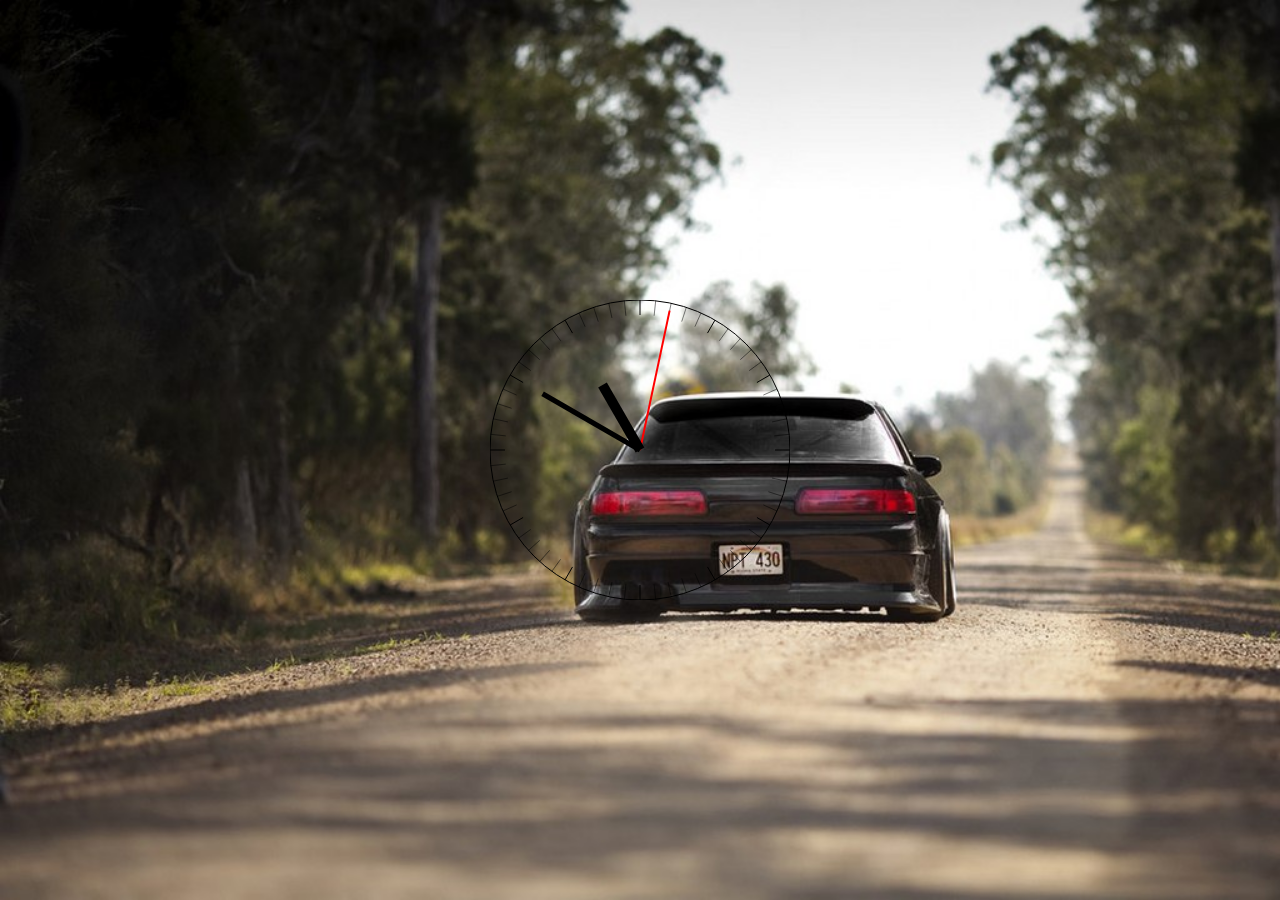
<file: index.html>
<!DOCTYPE html>
<html>
    <head>
        <meta charset="utf-8" />
        <title>clock</title>
        <link rel="stylesheet" href="style.css" />
    </head>
    <body >
        <canvas id="sandbox" width="300" height="300"></canvas>
        <script src="script.js"></script>
    </body>
</html>
</file>
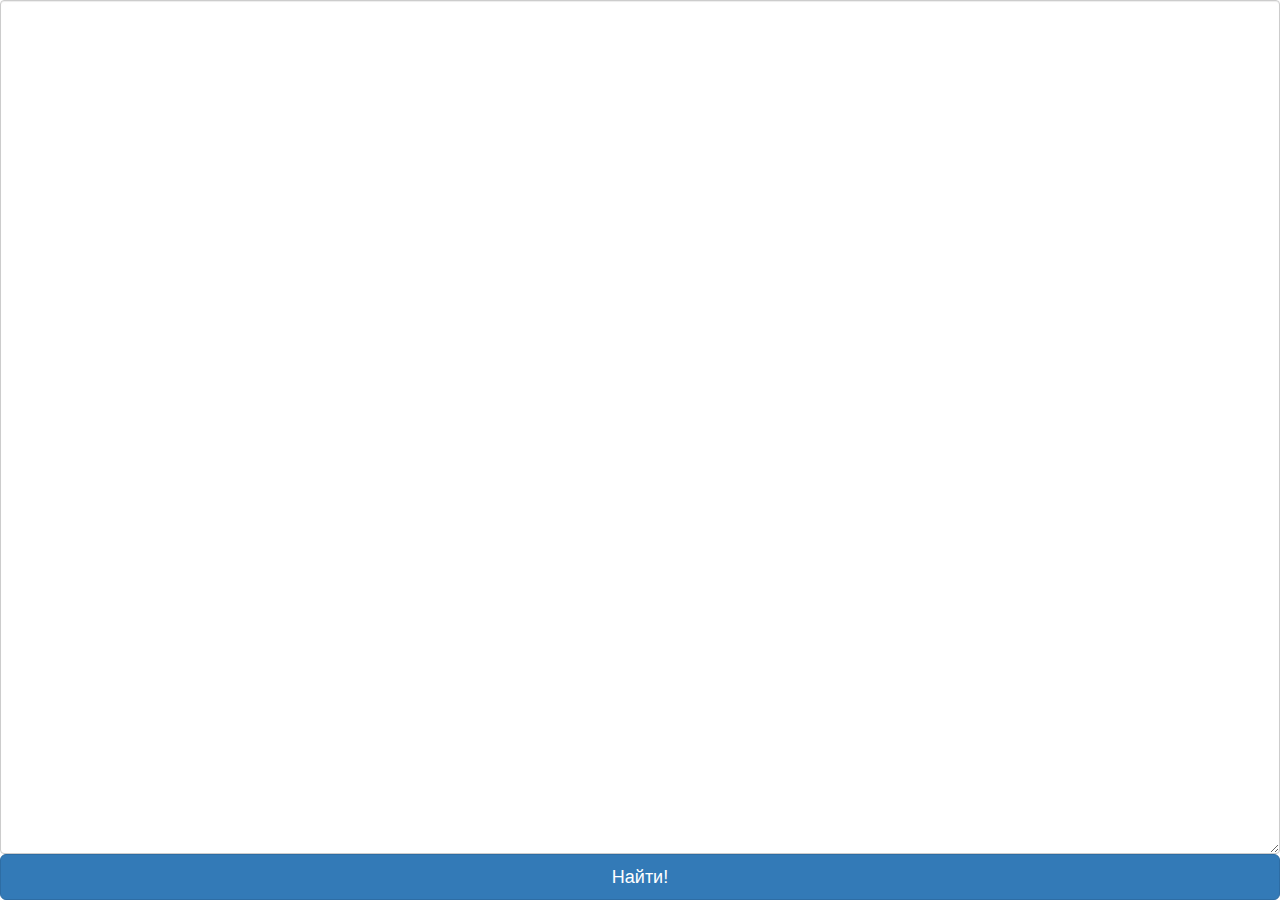
<file: words/index.html>
<!DOCTYPE html>
<html>
<head>
  <meta charset="utf-8" />
  <title>Подсчет слов</title>
  <link rel="stylesheet" href="https://maxcdn.bootstrapcdn.com/bootstrap/3.3.6/css/bootstrap.min.css" />
  <link rel="stylesheet" href="style.css" />
</head>
<body>
<textarea id="sandbox" class="form-control"></textarea>
<button id="find" class="btn btn-block btn-lg btn-primary">Найти!</button>
<script src="script.js"></script>
</body>
</html>
</file>
<file: style.css>
html, body {
    height: 100%;
    margin: 0;
}

body {
    display: flex;
    justify-content: center;
    align-items: center;
    background: url("1.jpg");
    background-size: cover;
}
</file>
<file: words/style.css>
html, body {
  height: 100%;
  margin: 0;
}
body {
  display:  flex;
  flex-flow: column;
}
body>textarea {
  width: 100%;
  flex: 1 1 auto;;
}
</file>
